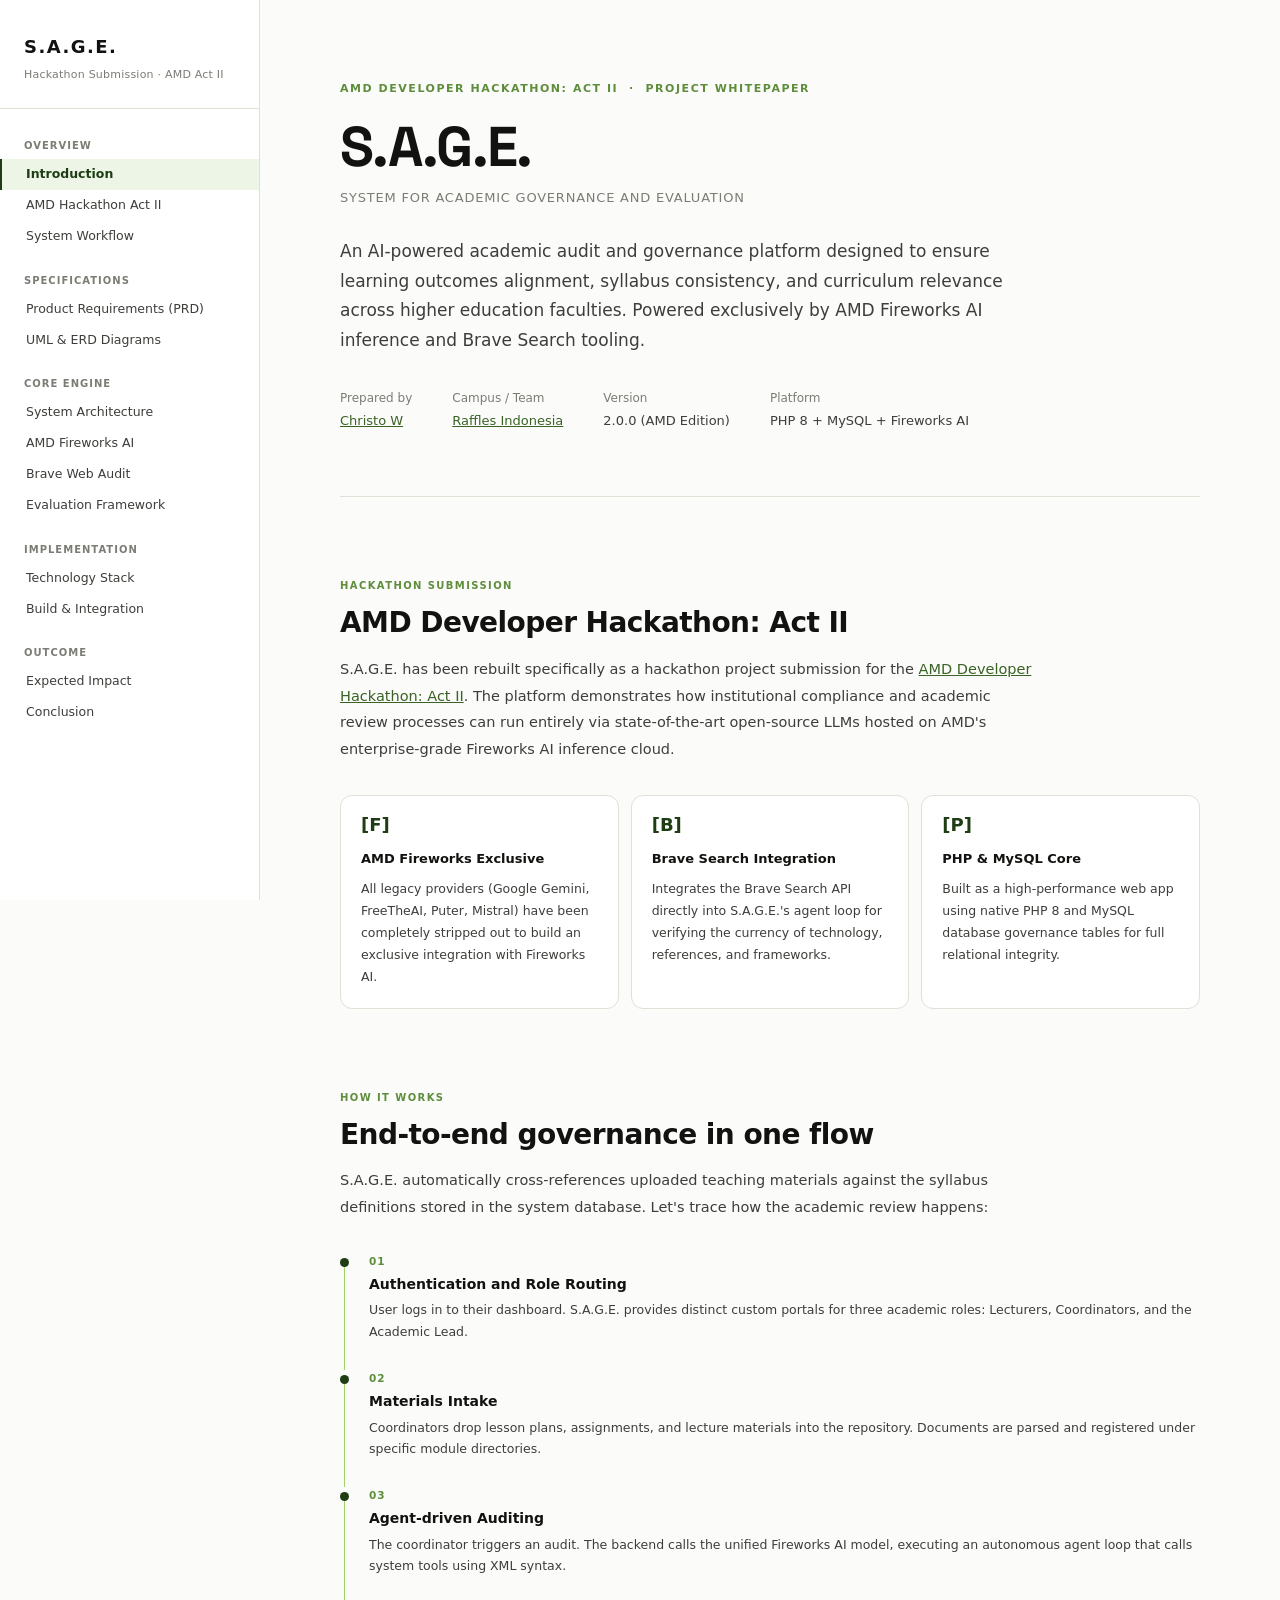
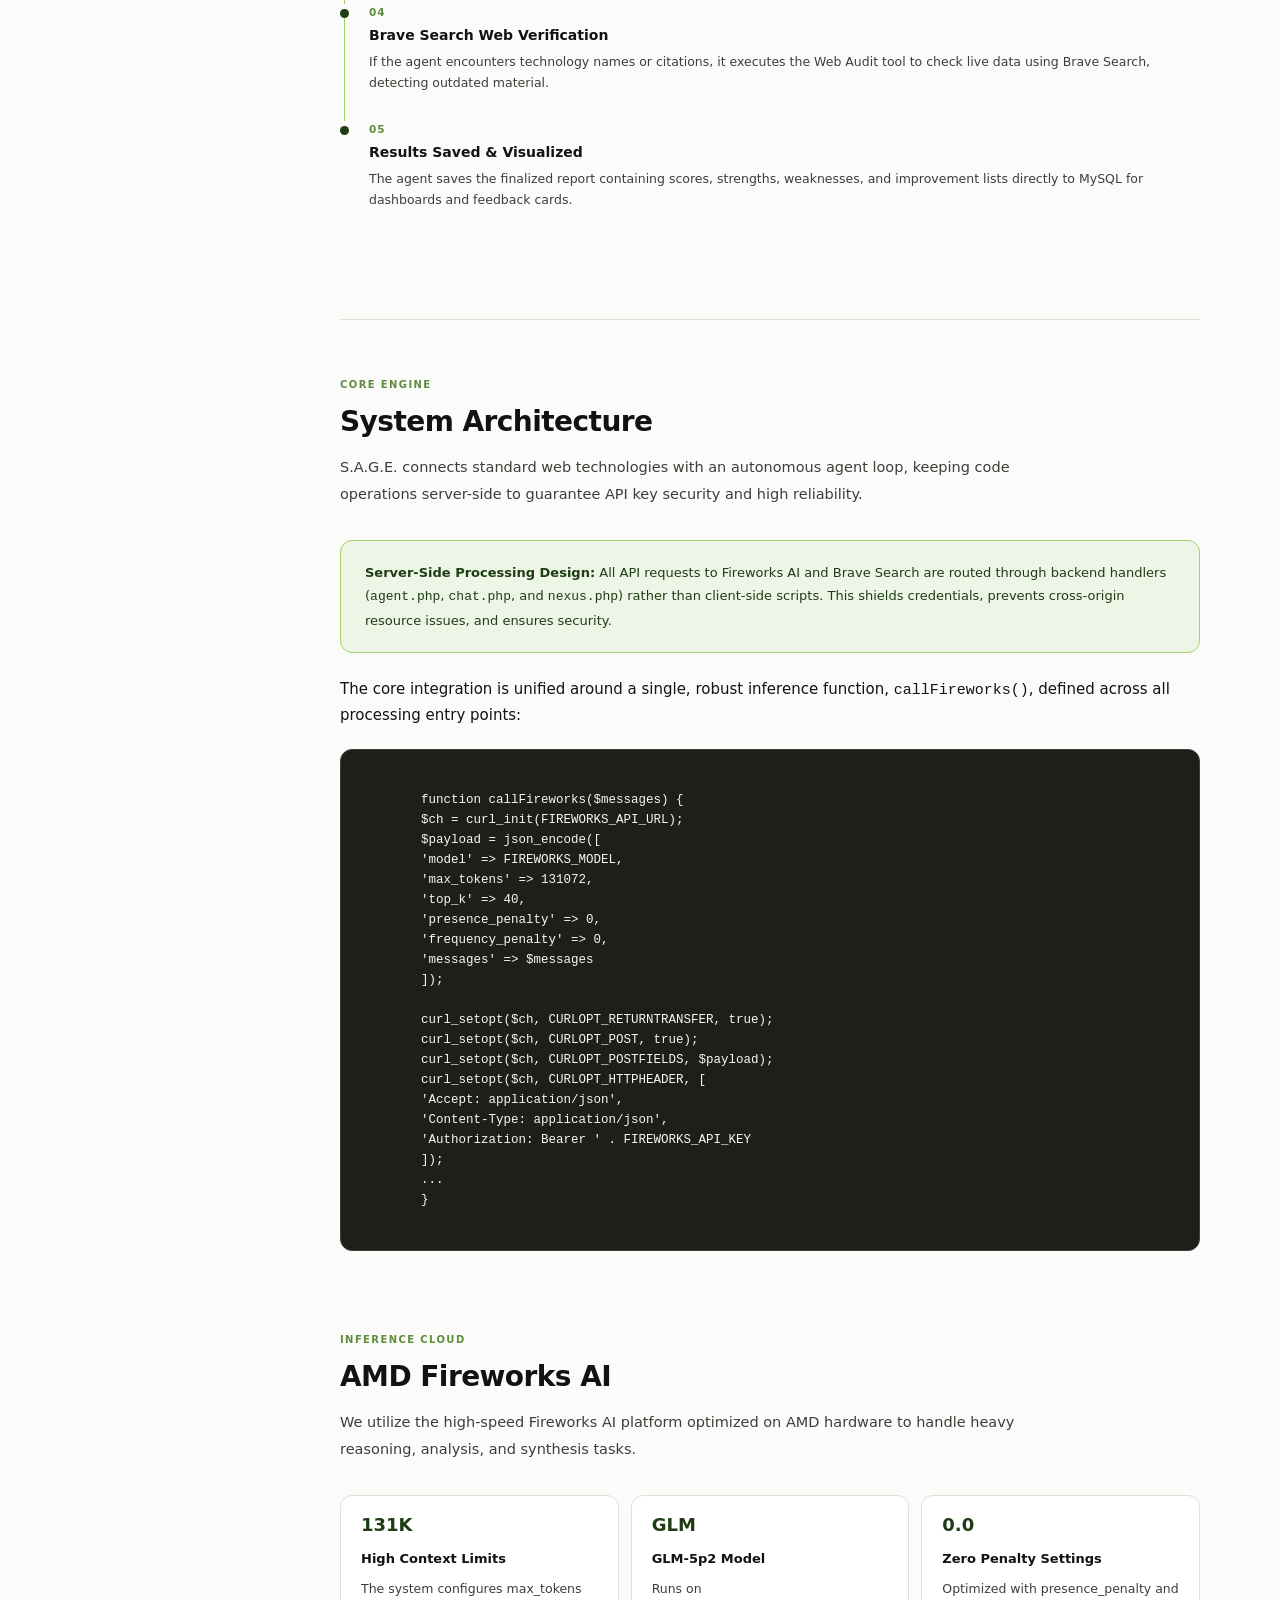
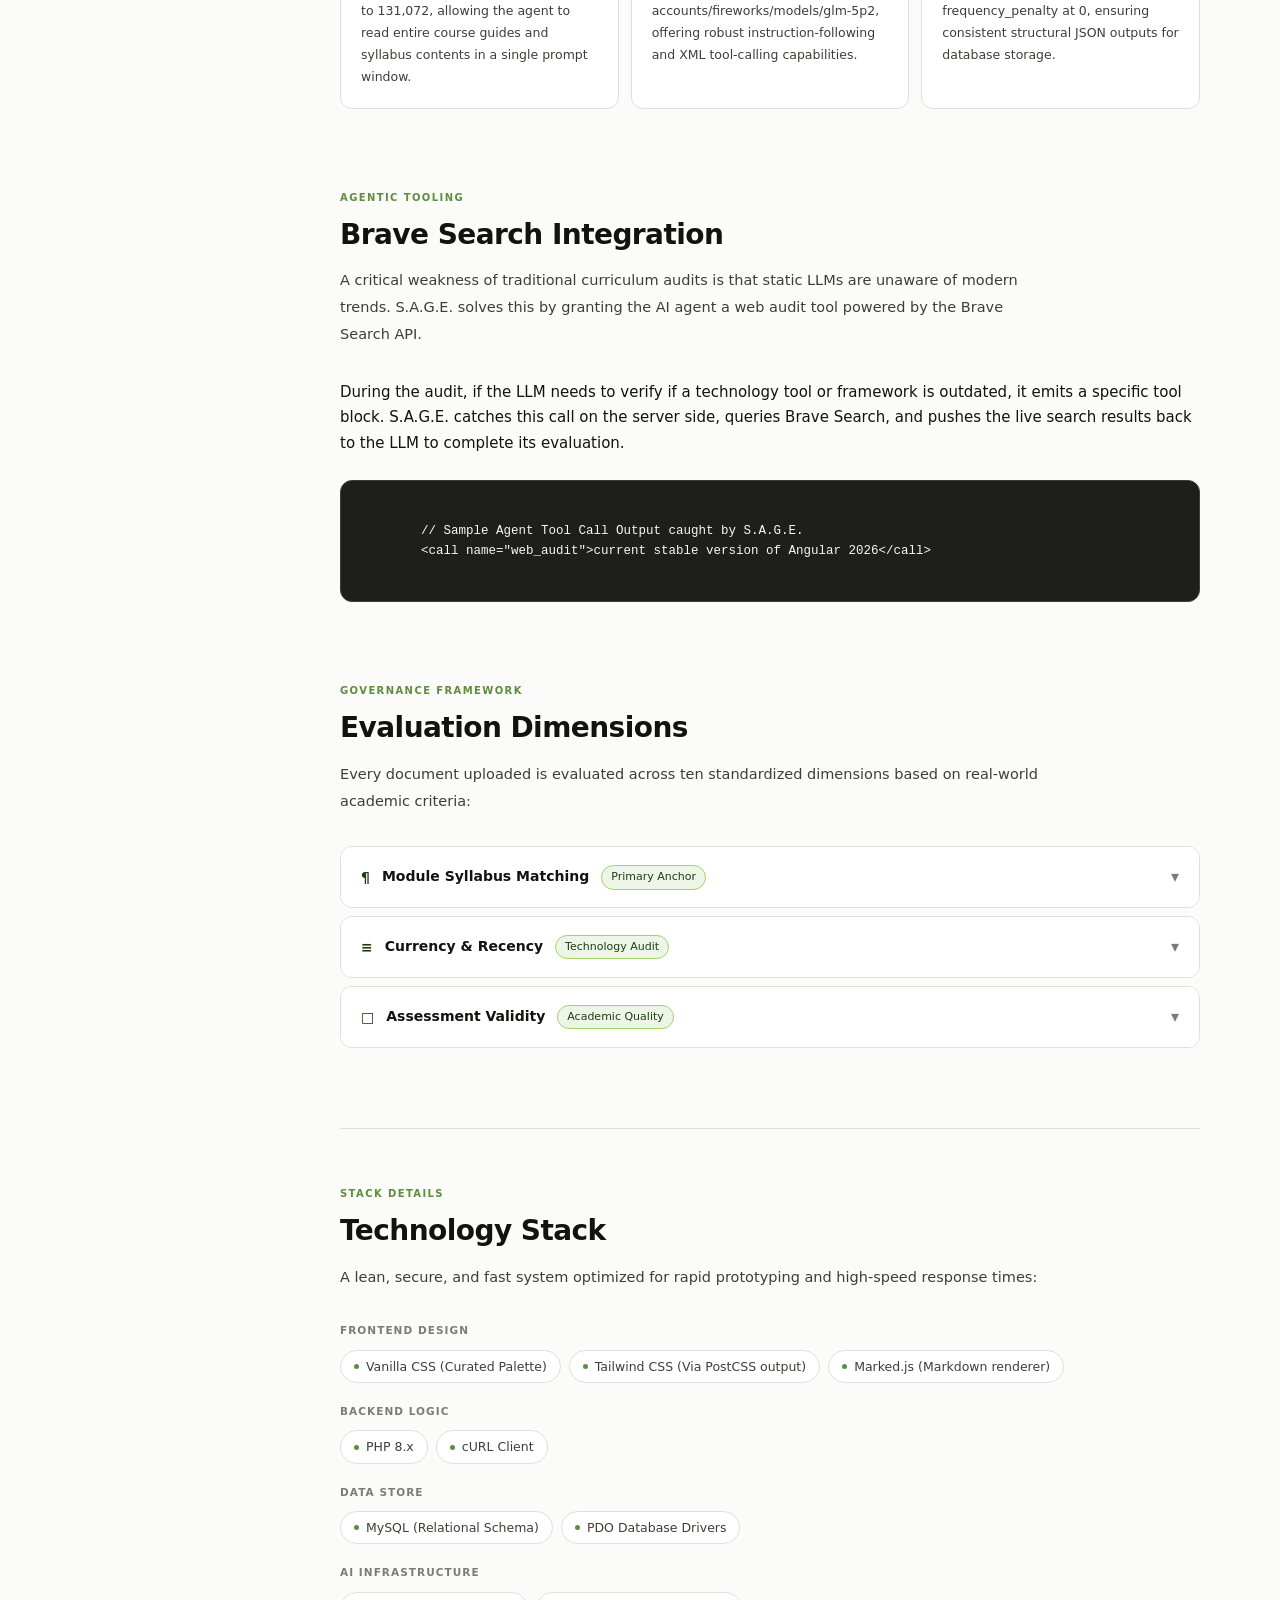
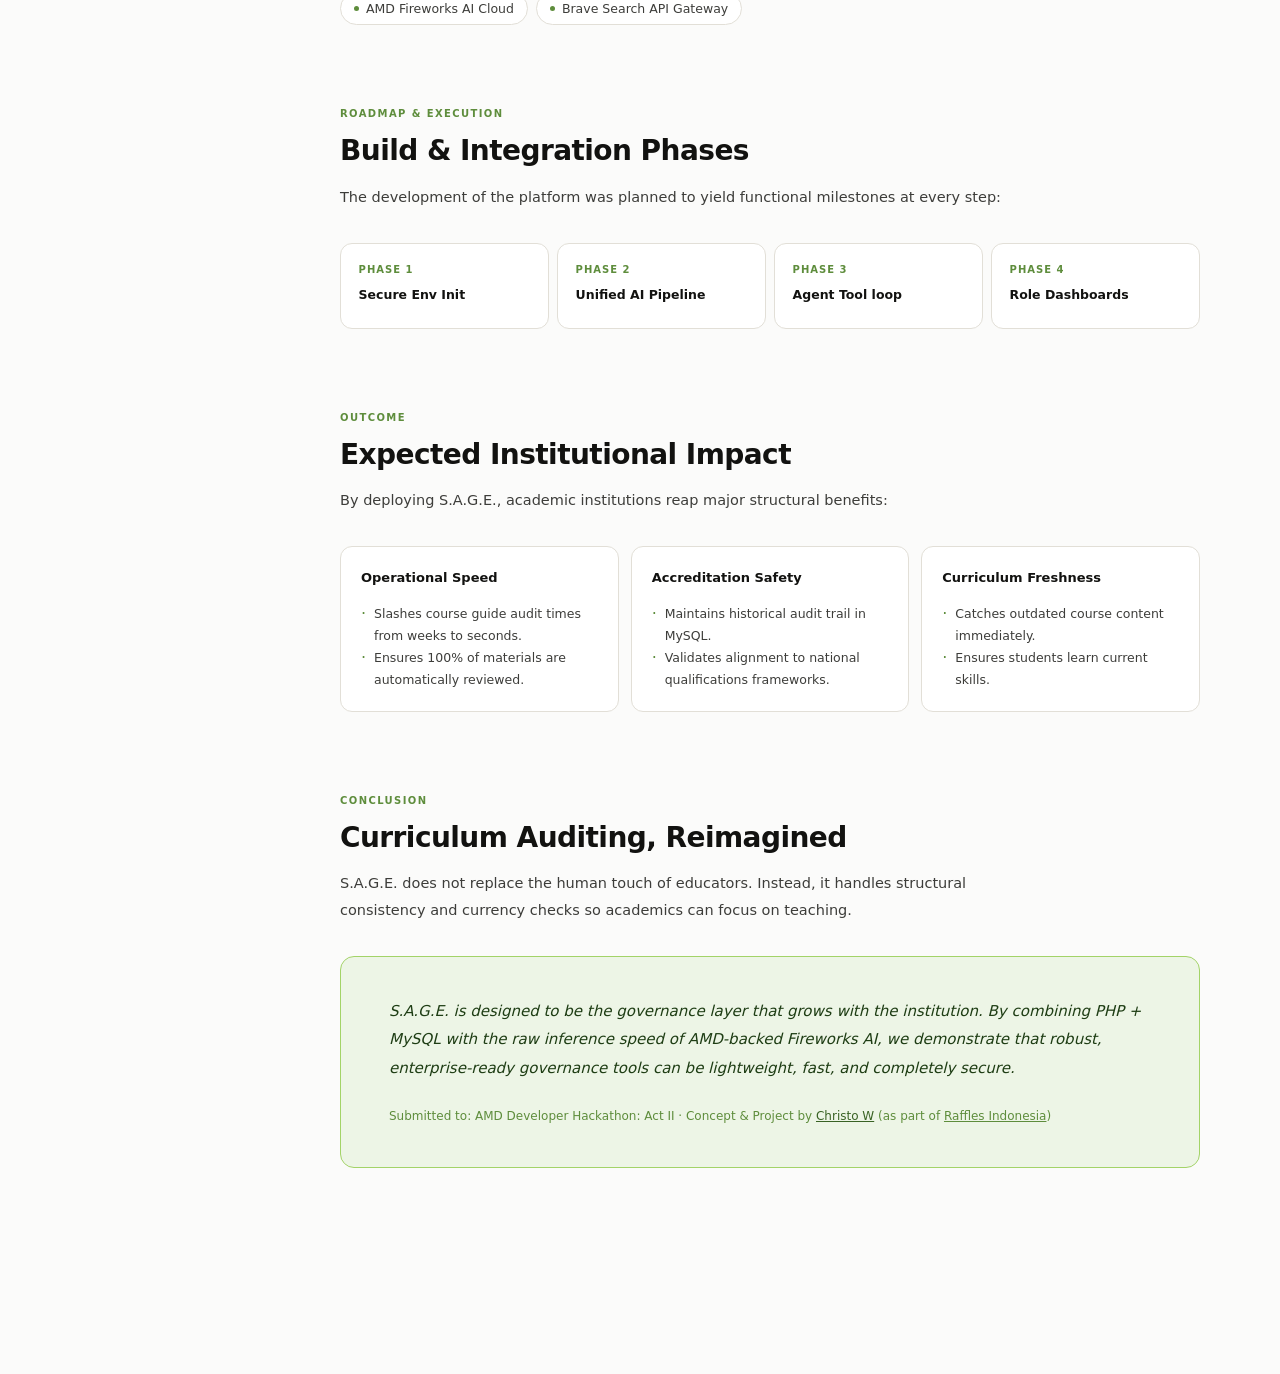
<file: whitepaper/index.html>
<!DOCTYPE html>
<html lang="en">

<head>
  <meta charset="UTF-8" />
  <meta name="viewport" content="width=device-width,initial-scale=1" />
  <title>S.A.G.E. — Academic Governance and Evaluation (AMD Fireworks AI Edition)</title>
  <link rel="preconnect" href="https://fonts.googleapis.com">
  <link rel="preconnect" href="https://fonts.gstatic.com" crossorigin>
  <link href="https://fonts.googleapis.com/css2?family=Space+Grotesk:wght@300..700&display=swap" rel="stylesheet">
  <style>
    * {
      box-sizing: border-box;
      margin: 0;
      padding: 0
    }

    :root {
      --sage: #1e3d14;
      --sage-mid: #396224;
      --sage-light: #edf5e6;
      --sage-border: #a3d368;
      --sage-muted: #5e8d3c;
      --bg: #fbfbfa;
      --surface: #ffffff;
      --border: #e2dfd7;
      --text: #121210;
      --text-2: #3d3d3a;
      --text-3: #7c7c75;
      --nav-w: 260px;
    }

    a {
      font: inherit;
      color: var(--sage-mid);
      text-decoration: underline;
    }

    a:hover {
      color: var(--sage);
    }

    html {
      scroll-behavior: smooth
    }

    body {
      font-family: -apple-system, 'Inter', system-ui, sans-serif;
      background: var(--bg);
      color: var(--text);
      font-size: 15px;
      line-height: 1.7
    }

    .nav {
      position: fixed;
      top: 0;
      left: 0;
      width: var(--nav-w);
      height: 100vh;
      background: var(--surface);
      border-right: 1px solid var(--border);
      overflow-y: auto;
      z-index: 100;
      padding: 2rem 0 3rem
    }

    .nav-brand {
      padding: 0 1.5rem 1.5rem;
      border-bottom: 1px solid var(--border);
      margin-bottom: 1rem
    }

    .nav-wordmark {
      font-size: 18px;
      font-weight: 700;
      letter-spacing: .08em;
      color: var(--text)
    }

    .nav-sub {
      font-size: 11px;
      color: var(--text-3);
      margin-top: 3px;
      letter-spacing: .02em
    }

    .nav-group {
      margin-top: .5rem
    }

    .nav-group-label {
      font-size: 10px;
      font-weight: 600;
      letter-spacing: .1em;
      text-transform: uppercase;
      color: var(--text-3);
      padding: .75rem 1.5rem .3rem
    }

    .nav a {
      display: block;
      padding: .38rem 1.5rem;
      font-size: 12.5px;
      color: var(--text-2);
      text-decoration: none;
      border-left: 2px solid transparent;
      transition: all .15s;
      line-height: 1.5
    }

    .nav a:hover {
      color: var(--text);
      background: #F5F4F0
    }

    .nav a.active {
      color: var(--sage);
      border-left-color: var(--sage);
      font-weight: 600;
      background: var(--sage-light)
    }

    .main {
      margin-left: var(--nav-w);
      padding: 0 5rem 8rem 5rem;
      max-width: calc(var(--nav-w) + 850px)
    }

    .hero {
      padding: 5rem 0 4rem;
      border-bottom: 1px solid var(--border);
      margin-bottom: 5rem
    }

    .hero-eyebrow {
      font-size: 11px;
      font-weight: 700;
      letter-spacing: .14em;
      text-transform: uppercase;
      color: var(--sage-muted);
      margin-bottom: 1.25rem
    }

    .hero-title {
      font-size: 56px;
      font-weight: 700;
      line-height: 1;
      letter-spacing: -.03em;
      color: var(--text);
      margin-bottom: .75rem
    }

    .hero-full {
      font-size: 13px;
      color: var(--text-3);
      letter-spacing: .06em;
      text-transform: uppercase;
      margin-bottom: 1.75rem
    }

    .hero-desc {
      font-size: 17px;
      color: var(--text-2);
      line-height: 1.75;
      max-width: 680px;
      margin-bottom: 2rem
    }

    .hero-meta {
      display: flex;
      gap: 2.5rem;
      flex-wrap: wrap
    }

    .hero-meta-item {
      font-size: 12px;
      color: var(--text-3)
    }

    .hero-meta-item strong {
      display: block;
      font-size: 13px;
      color: var(--text-2);
      font-weight: 500;
      margin-top: 2px
    }

    .section {
      margin-bottom: 5rem;
      scroll-margin-top: 2.5rem
    }

    .s-label {
      font-size: 10px;
      font-weight: 600;
      letter-spacing: .14em;
      text-transform: uppercase;
      color: var(--sage-muted);
      margin-bottom: .75rem
    }

    .s-title {
      font-size: 28px;
      font-weight: 600;
      letter-spacing: -.02em;
      color: var(--text);
      margin-bottom: 1rem;
      line-height: 1.2
    }

    .s-intro {
      font-size: 14.5px;
      color: var(--text-2);
      line-height: 1.85;
      margin-bottom: 2rem;
      max-width: 700px
    }

    .cards-3 {
      display: grid;
      grid-template-columns: repeat(3, 1fr);
      gap: 12px
    }

    .card {
      background: var(--surface);
      border: 1px solid var(--border);
      border-radius: 12px;
      padding: 1.25rem
    }

    .card-icon {
      font-size: 18px;
      margin-bottom: .875rem;
      color: var(--sage);
      font-weight: 600;
      line-height: 1
    }

    .card-title {
      font-size: 13px;
      font-weight: 600;
      color: var(--text);
      margin-bottom: .5rem
    }

    .card p {
      font-size: 12.5px;
      color: var(--text-2);
      line-height: 1.75
    }

    .wf {
      display: flex;
      flex-direction: column
    }

    .wf-step {
      display: flex;
      gap: 1.25rem
    }

    .wf-line {
      display: flex;
      flex-direction: column;
      align-items: center;
      padding-top: 5px
    }

    .wf-dot {
      width: 9px;
      height: 9px;
      border-radius: 50%;
      background: var(--sage);
      flex-shrink: 0
    }

    .wf-conn {
      width: 1.5px;
      background: var(--sage-border);
      flex: 1;
      min-height: 30px
    }

    .wf-step:last-child .wf-conn {
      display: none
    }

    .wf-body {
      padding-bottom: 1.75rem
    }

    .wf-n {
      font-size: 10.5px;
      font-weight: 600;
      color: var(--sage-muted);
      letter-spacing: .08em;
      margin-bottom: 2px
    }

    .wf-name {
      font-size: 14px;
      font-weight: 600;
      color: var(--text);
      margin-bottom: 3px
    }

    .wf-desc {
      font-size: 12.5px;
      color: var(--text-2);
      line-height: 1.7
    }

    .acc-item {
      border: 1px solid var(--border);
      border-radius: 12px;
      margin-bottom: 8px;
      overflow: hidden
    }

    .acc-header {
      display: flex;
      align-items: center;
      justify-content: space-between;
      padding: 1.1rem 1.25rem;
      cursor: pointer;
      background: var(--surface);
      transition: background .15s;
      user-select: none
    }

    .acc-header:hover {
      background: #F8F7F3
    }

    .acc-left {
      display: flex;
      align-items: center;
      gap: 12px
    }

    .acc-icon {
      font-size: 14px;
      color: var(--sage);
      font-weight: 600;
      line-height: 1
    }

    .acc-title {
      font-size: 14px;
      font-weight: 600;
      color: var(--text)
    }

    .acc-badge {
      font-size: 11px;
      color: var(--sage);
      background: var(--sage-light);
      padding: 2px 9px;
      border-radius: 20px;
      font-weight: 500;
      border: 1px solid var(--sage-border)
    }

    .acc-arr {
      font-size: 16px;
      color: var(--text-3);
      transition: transform .2s;
      line-height: 1
    }

    .acc-arr.open {
      transform: rotate(180deg)
    }

    .acc-body {
      display: none;
      padding: 0 1.25rem 1.25rem;
      background: var(--surface)
    }

    .acc-body.open {
      display: block
    }

    .acc-body p {
      font-size: 13px;
      color: var(--text-2);
      line-height: 1.8;
      margin-bottom: .75rem
    }

    .acc-tags {
      display: flex;
      flex-wrap: wrap;
      gap: 6px;
      margin-top: .75rem
    }

    .acc-tag {
      font-size: 11.5px;
      color: var(--text-2);
      background: #F2F1EC;
      border: 1px solid var(--border);
      padding: 3px 10px;
      border-radius: 20px
    }

    .eval-grid {
      display: grid;
      grid-template-columns: repeat(2, 1fr);
      gap: 10px
    }

    .eval-card {
      background: var(--surface);
      border: 1px solid var(--border);
      border-radius: 12px;
      padding: 1.1rem 1.25rem;
      cursor: pointer;
      transition: border-color .15s
    }

    .eval-card:hover,
    .eval-card.open {
      border-color: var(--sage-border)
    }

    .eval-hd {
      display: flex;
      align-items: center;
      justify-content: space-between
    }

    .eval-title {
      font-size: 13.5px;
      font-weight: 600;
      color: var(--text)
    }

    .eval-num {
      font-size: 11px;
      color: var(--text-3);
      background: #F2F1EC;
      padding: 2px 7px;
      border-radius: 8px
    }

    .eval-body {
      display: none;
      margin-top: .85rem;
      padding-top: .85rem;
      border-top: 1px solid var(--border)
    }

    .eval-body.open {
      display: block
    }

    .eval-body p {
      font-size: 12.5px;
      color: var(--text-2);
      line-height: 1.75
    }

    .eval-sub {
      display: flex;
      flex-wrap: wrap;
      gap: 5px;
      margin-top: .6rem
    }

    .eval-sub span {
      font-size: 11px;
      color: var(--text-2);
      background: var(--sage-light);
      padding: 2px 9px;
      border-radius: 20px;
      border: 1px solid var(--sage-border)
    }

    .score-box {
      background: var(--surface);
      border: 1px solid var(--border);
      border-radius: 14px;
      padding: 1.75rem;
      margin: 1.5rem 0
    }

    .score-hd {
      display: flex;
      align-items: baseline;
      gap: .75rem;
      margin-bottom: 1.5rem
    }

    .score-n {
      font-size: 42px;
      font-weight: 700;
      color: var(--sage);
      line-height: 1;
      letter-spacing: -.02em
    }

    .score-lbl {
      font-size: 13px;
      color: var(--text-2)
    }

    .score-bars {
      display: flex;
      flex-direction: column;
      gap: 11px
    }

    .sb-row {
      display: flex;
      align-items: center;
      gap: 12px
    }

    .sb-lbl {
      font-size: 12px;
      color: var(--text-2);
      width: 175px;
      flex-shrink: 0
    }

    .sb-track {
      flex: 1;
      height: 4px;
      background: #EEEce6;
      border-radius: 2px;
      overflow: hidden
    }

    .sb-fill {
      height: 100%;
      background: var(--sage);
      border-radius: 2px
    }

    .sb-val {
      font-size: 11.5px;
      color: var(--text-3);
      width: 36px;
      text-align: right;
      font-variant-numeric: tabular-nums
    }

    .score-notes {
      display: grid;
      grid-template-columns: 1fr 1fr;
      gap: 12px;
      margin-top: 1.5rem
    }

    .sn-card {
      padding: 1rem 1.25rem;
      border-radius: 10px;
      border: 1px solid
    }

    .sn-card.good {
      background: #F0F8E8;
      border-color: #C0DD97
    }

    .sn-card.warn {
      background: #FEF8EC;
      border-color: #FAC775
    }

    .sn-title {
      font-size: 11px;
      font-weight: 600;
      letter-spacing: .08em;
      text-transform: uppercase;
      margin-bottom: .6rem
    }

    .sn-card.good .sn-title {
      color: var(--sage)
    }

    .sn-card.warn .sn-title {
      color: #854F0B
    }

    .sn-list {
      list-style: none
    }

    .sn-list li {
      font-size: 12px;
      line-height: 1.75;
      padding-left: 14px;
      position: relative
    }

    .sn-card.good .sn-list li {
      color: #3B6D11
    }

    .sn-card.warn .sn-list li {
      color: #633806
    }

    .sn-list li::before {
      content: "›";
      position: absolute;
      left: 0;
      font-size: 13px;
      top: 0;
      line-height: 1.75
    }

    .stack-section {
      margin-bottom: 1.25rem
    }

    .stack-cat {
      font-size: 10.5px;
      font-weight: 600;
      letter-spacing: .1em;
      text-transform: uppercase;
      color: var(--text-3);
      margin-bottom: .6rem
    }

    .stack-pills {
      display: flex;
      flex-wrap: wrap;
      gap: 8px
    }

    .stack-pill {
      display: flex;
      align-items: center;
      gap: 7px;
      font-size: 12.5px;
      color: var(--text-2);
      background: var(--surface);
      border: 1px solid var(--border);
      border-radius: 20px;
      padding: 5px 13px
    }

    .stack-dot {
      width: 5px;
      height: 5px;
      border-radius: 50%;
      background: var(--sage-muted);
      flex-shrink: 0
    }

    .db-box {
      background: var(--sage-light);
      border: 1px solid var(--sage-border);
      border-radius: 12px;
      padding: 1.25rem 1.5rem;
      margin: 1.5rem 0
    }

    .db-box p {
      font-size: 13px;
      color: var(--sage);
      line-height: 1.8
    }

    .db-box strong {
      font-weight: 700
    }

    .phase-grid {
      display: grid;
      grid-template-columns: repeat(4, 1fr);
      gap: 8px;
      margin-top: 1.5rem
    }

    .phase-card {
      background: var(--surface);
      border: 1px solid var(--border);
      border-radius: 12px;
      padding: 1.1rem;
      cursor: pointer;
      transition: border-color .15s
    }

    .phase-card:hover {
      border-color: var(--sage-border)
    }

    .phase-card.open {
      border-color: var(--sage-border);
      background: var(--sage-light)
    }

    .phase-n {
      font-size: 10px;
      font-weight: 600;
      color: var(--sage-muted);
      letter-spacing: .1em;
      text-transform: uppercase;
      margin-bottom: .5rem
    }

    .phase-title {
      font-size: 12.5px;
      font-weight: 600;
      color: var(--text);
      line-height: 1.4;
      margin-bottom: .4rem
    }

    .phase-desc {
      font-size: 11px;
      color: var(--text-2);
      line-height: 1.6;
      display: none
    }

    .phase-card.open .phase-desc {
      display: block
    }

    .impact-grid {
      display: grid;
      grid-template-columns: repeat(3, 1fr);
      gap: 12px
    }

    .impact-card {
      background: var(--surface);
      border: 1px solid var(--border);
      border-radius: 12px;
      padding: 1.25rem
    }

    .impact-title {
      font-size: 13px;
      font-weight: 600;
      color: var(--text);
      margin-bottom: .875rem
    }

    .impact-list {
      list-style: none
    }

    .impact-list li {
      font-size: 12.5px;
      color: var(--text-2);
      line-height: 1.75;
      padding-left: 13px;
      position: relative
    }

    .impact-list li::before {
      content: "·";
      position: absolute;
      left: 0;
      color: var(--sage-muted);
      font-size: 16px;
      line-height: 1.4
    }

    .code-block {
      background: #1e1e1a;
      color: #f8f8f2;
      font-family: 'Space Mono', monospace;
      padding: 1.25rem;
      border-radius: 12px;
      font-size: 12.5px;
      line-height: 1.6;
      overflow-x: auto;
      margin: 1.25rem 0;
      border: 1px solid #3e3e3b;
      white-space: pre-wrap
    }

    .closing {
      background: var(--sage-light);
      border: 1px solid var(--sage-border);
      border-radius: 14px;
      padding: 2.5rem 3rem;
      margin-top: 1.5rem
    }

    .closing p {
      font-size: 15px;
      color: var(--sage);
      line-height: 1.9;
      font-style: italic
    }

    .closing-meta {
      margin-top: 1.5rem;
      font-size: 12px;
      color: var(--sage-muted)
    }

    .divider {
      height: 1px;
      background: var(--border);
      margin: 3.5rem 0
    }

    @media(max-width:900px) {
      .nav {
        transform: translateX(-100%);
        transition: transform .25s ease
      }

      .nav.open {
        transform: translateX(0)
      }

      .overlay {
        display: none;
        position: fixed;
        inset: 0;
        background: rgba(0, 0, 0, .35);
        z-index: 99
      }

      .overlay.open {
        display: block
      }

      .hamburger {
        display: flex;
        position: fixed;
        top: 1rem;
        left: 1rem;
        z-index: 200;
        background: var(--surface);
        border: 1px solid var(--border);
        border-radius: 8px;
        padding: 8px 10px;
        cursor: pointer;
        gap: 5px;
        flex-direction: column;
        justify-content: center
      }

      .hamburger span {
        display: block;
        width: 18px;
        height: 1.5px;
        background: var(--text);
        border-radius: 2px
      }

      .main {
        margin-left: 0;
        padding: 2rem 1.5rem 6rem
      }

      .cards-3,
      .impact-grid {
        grid-template-columns: 1fr
      }

      .phase-grid {
        grid-template-columns: repeat(2, 1fr)
      }

      .eval-grid {
        grid-template-columns: 1fr
      }

      .hero-title {
        font-size: 38px
      }

      .score-notes {
        grid-template-columns: 1fr
      }

      .hero {
        padding-top: 4rem
      }
    }

    @media(min-width:901px) {
      .hamburger {
        display: none
      }

      .overlay {
        display: none !important
      }
    }
  </style>
</head>

<body>

  <div class="hamburger" id="burger" onclick="toggleNav()"><span></span><span></span><span></span></div>
  <div class="overlay" id="overlay" onclick="toggleNav()"></div>

  <nav class="nav" id="sidenav">
    <div class="nav-brand">
      <div class="nav-wordmark">S.A.G.E.</div>
      <div class="nav-sub">Hackathon Submission &middot; AMD Act II</div>
    </div>
    <div class="nav-group">
      <div class="nav-group-label">Overview</div>
      <a href="#intro" class="nav-link">Introduction</a>
      <a href="#hackathon" class="nav-link">AMD Hackathon Act II</a>
      <a href="#workflow" class="nav-link">System Workflow</a>
    </div>
    <div class="nav-group">
      <div class="nav-group-label">Specifications</div>
      <a href="prd.html" class="nav-external" target="_blank">Product Requirements (PRD)</a>
      <a href="uml.html" class="nav-external" target="_blank">UML &amp; ERD Diagrams</a>
    </div>
    <div class="nav-group">
      <div class="nav-group-label">Core Engine</div>
      <a href="#architecture" class="nav-link">System Architecture</a>
      <a href="#fireworks" class="nav-link">AMD Fireworks AI</a>
      <a href="#brave" class="nav-link">Brave Web Audit</a>
      <a href="#governance" class="nav-link">Evaluation Framework</a>
    </div>
    <div class="nav-group">
      <div class="nav-group-label">Implementation</div>
      <a href="#stack" class="nav-link">Technology Stack</a>
      <a href="#phases" class="nav-link">Build & Integration</a>
    </div>
    <div class="nav-group">
      <div class="nav-group-label">Outcome</div>
      <a href="#impact" class="nav-link">Expected Impact</a>
      <a href="#conclusion" class="nav-link">Conclusion</a>
    </div>
  </nav>

  <main class="main">

    <div class="hero" id="intro">
      <div class="hero-eyebrow">AMD Developer Hackathon: Act II &nbsp;&middot;&nbsp; Project Whitepaper</div>
      <div class="hero-title" style="font-family: 'Space Grotesk', sans-serif; font-weight: 700;">S.A.G.E.</div>
      <div class="hero-full">System for Academic Governance and Evaluation</div>
      <div class="hero-desc">An AI-powered academic audit and governance platform designed to ensure learning outcomes
        alignment, syllabus consistency, and curriculum relevance across higher education faculties. Powered exclusively
        by AMD Fireworks AI inference and Brave Search tooling.</div>
      <div class="hero-meta">
        <div class="hero-meta-item">Prepared by<strong><a href="https://www.linkedin.com/in/christo-wahyudi/">Christo
              W</a></strong></div>
        <div class="hero-meta-item">Campus / Team<strong><a href="https://raffles-indonesia.com" target="_blank">Raffles
              Indonesia</a></strong></div>
        <div class="hero-meta-item">Version<strong>2.0.0 (AMD Edition)</strong></div>
        <div class="hero-meta-item">Platform<strong>PHP 8 + MySQL + Fireworks AI</strong></div>
      </div>
    </div>

    <div class="section" id="hackathon">
      <div class="s-label">Hackathon Submission</div>
      <div class="s-title">AMD Developer Hackathon: Act II</div>
      <div class="s-intro">S.A.G.E. has been rebuilt specifically as a hackathon project submission for the <a
          href="https://lablab.ai/ai-hackathons/amd-developer-hackathon-act-ii" target="_blank">AMD Developer Hackathon:
          Act II</a>. The platform demonstrates how institutional compliance and academic review processes can run
        entirely via state-of-the-art open-source LLMs hosted on AMD's enterprise-grade Fireworks AI inference cloud.
      </div>
      <div class="cards-3">
        <div class="card">
          <div class="card-icon">[F]</div>
          <div class="card-title">AMD Fireworks Exclusive</div>
          <p>All legacy providers (Google Gemini, FreeTheAI, Puter, Mistral) have been completely stripped out to build
            an exclusive integration with Fireworks AI.</p>
        </div>
        <div class="card">
          <div class="card-icon">[B]</div>
          <div class="card-title">Brave Search Integration</div>
          <p>Integrates the Brave Search API directly into S.A.G.E.'s agent loop for verifying the currency of
            technology, references, and frameworks.</p>
        </div>
        <div class="card">
          <div class="card-icon">[P]</div>
          <div class="card-title">PHP &amp; MySQL Core</div>
          <p>Built as a high-performance web app using native PHP 8 and MySQL database governance tables for full
            relational integrity.</p>
        </div>
      </div>
    </div>

    <div class="section" id="workflow">
      <div class="s-label">How it works</div>
      <div class="s-title">End-to-end governance in one flow</div>
      <div class="s-intro">S.A.G.E. automatically cross-references uploaded teaching materials against the syllabus
        definitions stored in the system database. Let's trace how the academic review happens:</div>
      <div class="wf">
        <div class="wf-step">
          <div class="wf-line">
            <div class="wf-dot"></div>
            <div class="wf-conn"></div>
          </div>
          <div class="wf-body">
            <div class="wf-n">01</div>
            <div class="wf-name">Authentication and Role Routing</div>
            <div class="wf-desc">User logs in to their dashboard. S.A.G.E. provides distinct custom portals for three
              academic roles: Lecturers, Coordinators, and the Academic Lead.</div>
          </div>
        </div>
        <div class="wf-step">
          <div class="wf-line">
            <div class="wf-dot"></div>
            <div class="wf-conn"></div>
          </div>
          <div class="wf-body">
            <div class="wf-n">02</div>
            <div class="wf-name">Materials Intake</div>
            <div class="wf-desc">Coordinators drop lesson plans, assignments, and lecture materials into the repository.
              Documents are parsed and registered under specific module directories.</div>
          </div>
        </div>
        <div class="wf-step">
          <div class="wf-line">
            <div class="wf-dot"></div>
            <div class="wf-conn"></div>
          </div>
          <div class="wf-body">
            <div class="wf-n">03</div>
            <div class="wf-name">Agent-driven Auditing</div>
            <div class="wf-desc">The coordinator triggers an audit. The backend calls the unified Fireworks AI model,
              executing an autonomous agent loop that calls system tools using XML syntax.</div>
          </div>
        </div>
        <div class="wf-step">
          <div class="wf-line">
            <div class="wf-dot"></div>
            <div class="wf-conn"></div>
          </div>
          <div class="wf-body">
            <div class="wf-n">04</div>
            <div class="wf-name">Brave Search Web Verification</div>
            <div class="wf-desc">If the agent encounters technology names or citations, it executes the Web Audit tool
              to check live data using Brave Search, detecting outdated material.</div>
          </div>
        </div>
        <div class="wf-step">
          <div class="wf-line">
            <div class="wf-dot"></div>
            <div class="wf-conn"></div>
          </div>
          <div class="wf-body">
            <div class="wf-n">05</div>
            <div class="wf-name">Results Saved &amp; Visualized</div>
            <div class="wf-desc">The agent saves the finalized report containing scores, strengths, weaknesses, and
              improvement lists directly to MySQL for dashboards and feedback cards.</div>
          </div>
        </div>
      </div>
    </div>

    <div class="divider"></div>

    <div class="section" id="architecture">
      <div class="s-label">Core Engine</div>
      <div class="s-title">System Architecture</div>
      <div class="s-intro">S.A.G.E. connects standard web technologies with an autonomous agent loop, keeping code
        operations server-side to guarantee API key security and high reliability.</div>

      <div class="db-box">
        <p><strong>Server-Side Processing Design:</strong> All API requests to Fireworks AI and Brave Search are routed
          through backend handlers (<code>agent.php</code>, <code>chat.php</code>, and <code>nexus.php</code>) rather
          than client-side scripts. This shields credentials, prevents cross-origin resource issues, and ensures
          security.</p>
      </div>

      <p style="margin-bottom:1rem">The core integration is unified around a single, robust inference function,
        <code>callFireworks()</code>, defined across all processing entry points:</p>

      <div class="code-block">
        function callFireworks($messages) {
        $ch = curl_init(FIREWORKS_API_URL);
        $payload = json_encode([
        'model' => FIREWORKS_MODEL,
        'max_tokens' => 131072,
        'top_k' => 40,
        'presence_penalty' => 0,
        'frequency_penalty' => 0,
        'messages' => $messages
        ]);

        curl_setopt($ch, CURLOPT_RETURNTRANSFER, true);
        curl_setopt($ch, CURLOPT_POST, true);
        curl_setopt($ch, CURLOPT_POSTFIELDS, $payload);
        curl_setopt($ch, CURLOPT_HTTPHEADER, [
        'Accept: application/json',
        'Content-Type: application/json',
        'Authorization: Bearer ' . FIREWORKS_API_KEY
        ]);
        ...
        }
      </div>
    </div>

    <div class="section" id="fireworks">
      <div class="s-label">Inference Cloud</div>
      <div class="s-title">AMD Fireworks AI</div>
      <div class="s-intro">We utilize the high-speed Fireworks AI platform optimized on AMD hardware to handle heavy
        reasoning, analysis, and synthesis tasks.</div>
      <div class="cards-3">
        <div class="card">
          <div class="card-icon">131K</div>
          <div class="card-title">High Context Limits</div>
          <p>The system configures max_tokens to 131,072, allowing the agent to read entire course guides and syllabus
            contents in a single prompt window.</p>
        </div>
        <div class="card">
          <div class="card-icon">GLM</div>
          <div class="card-title">GLM-5p2 Model</div>
          <p>Runs on accounts/fireworks/models/glm-5p2, offering robust instruction-following and XML tool-calling
            capabilities.</p>
        </div>
        <div class="card">
          <div class="card-icon">0.0</div>
          <div class="card-title">Zero Penalty Settings</div>
          <p>Optimized with presence_penalty and frequency_penalty at 0, ensuring consistent structural JSON outputs for
            database storage.</p>
        </div>
      </div>
    </div>

    <div class="section" id="brave">
      <div class="s-label">Agentic Tooling</div>
      <div class="s-title">Brave Search Integration</div>
      <div class="s-intro">A critical weakness of traditional curriculum audits is that static LLMs are unaware of
        modern trends. S.A.G.E. solves this by granting the AI agent a web audit tool powered by the Brave Search API.
      </div>
      <p style="margin-bottom:1.5rem">During the audit, if the LLM needs to verify if a technology tool or framework is
        outdated, it emits a specific tool block. S.A.G.E. catches this call on the server side, queries Brave Search,
        and pushes the live search results back to the LLM to complete its evaluation.</p>
      <div class="code-block">
        // Sample Agent Tool Call Output caught by S.A.G.E.
        &lt;call name="web_audit"&gt;current stable version of Angular 2026&lt;/call&gt;
      </div>
    </div>

    <div class="section" id="governance">
      <div class="s-label">Governance Framework</div>
      <div class="s-title">Evaluation Dimensions</div>
      <div class="s-intro">Every document uploaded is evaluated across ten standardized dimensions based on real-world
        academic criteria:</div>

      <div class="acc-item">
        <div class="acc-header" onclick="toggleAcc(this)">
          <div class="acc-left"><span class="acc-icon">&para;</span><span class="acc-title">Module Syllabus
              Matching</span><span class="acc-badge">Primary Anchor</span></div>
          <span class="acc-arr">&#9662;</span>
        </div>
        <div class="acc-body">
          <p>S.A.G.E. queries the baseline outcomes from MySQL (using the <code>get_module_baseline</code> tool) to
            assess if the material supports the declared Learning Outcomes. It ensures teaching content is focused on
            the intended goals.</p>
        </div>
      </div>

      <div class="acc-item">
        <div class="acc-header" onclick="toggleAcc(this)">
          <div class="acc-left"><span class="acc-icon">&equiv;</span><span class="acc-title">Currency &amp;
              Recency</span><span class="acc-badge">Technology Audit</span></div>
          <span class="acc-arr">&#9662;</span>
        </div>
        <div class="acc-body">
          <p>Ensures that textbooks, software libraries, programming languages, and industry standards are fresh. If the
            materials mention older technologies, S.A.G.E. lists them as review items.</p>
        </div>
      </div>

      <div class="acc-item">
        <div class="acc-header" onclick="toggleAcc(this)">
          <div class="acc-left"><span class="acc-icon">&square;</span><span class="acc-title">Assessment
              Validity</span><span class="acc-badge">Academic Quality</span></div>
          <span class="acc-arr">&#9662;</span>
        </div>
        <div class="acc-body">
          <p>Checks if assignment weights, tasks, and exam briefs match the assessment structures outlined in the guide,
            avoiding unauthorized syllabus drift.</p>
        </div>
      </div>
    </div>

    <div class="divider"></div>

    <div class="section" id="stack">
      <div class="s-label">Stack Details</div>
      <div class="s-title">Technology Stack</div>
      <div class="s-intro">A lean, secure, and fast system optimized for rapid prototyping and high-speed response
        times:</div>
      <div class="stack-section">
        <div class="stack-cat">Frontend Design</div>
        <div class="stack-pills">
          <div class="stack-pill">
            <div class="stack-dot"></div>Vanilla CSS (Curated Palette)
          </div>
          <div class="stack-pill">
            <div class="stack-dot"></div>Tailwind CSS (Via PostCSS output)
          </div>
          <div class="stack-pill">
            <div class="stack-dot"></div>Marked.js (Markdown renderer)
          </div>
        </div>
      </div>
      <div class="stack-section">
        <div class="stack-cat">Backend Logic</div>
        <div class="stack-pills">
          <div class="stack-pill">
            <div class="stack-dot"></div>PHP 8.x
          </div>
          <div class="stack-pill">
            <div class="stack-dot"></div>cURL Client
          </div>
        </div>
      </div>
      <div class="stack-section">
        <div class="stack-cat">Data Store</div>
        <div class="stack-pills">
          <div class="stack-pill">
            <div class="stack-dot"></div>MySQL (Relational Schema)
          </div>
          <div class="stack-pill">
            <div class="stack-dot"></div>PDO Database Drivers
          </div>
        </div>
      </div>
      <div class="stack-section">
        <div class="stack-cat">AI Infrastructure</div>
        <div class="stack-pills">
          <div class="stack-pill">
            <div class="stack-dot"></div>AMD Fireworks AI Cloud
          </div>
          <div class="stack-pill">
            <div class="stack-dot"></div>Brave Search API Gateway
          </div>
        </div>
      </div>
    </div>

    <div class="section" id="phases">
      <div class="s-label">Roadmap &amp; Execution</div>
      <div class="s-title">Build &amp; Integration Phases</div>
      <div class="s-intro">The development of the platform was planned to yield functional milestones at every step:
      </div>
      <div class="phase-grid">
        <div class="phase-card" onclick="togglePhase(this)">
          <div class="phase-n">Phase 1</div>
          <div class="phase-title">Secure Env Init</div>
          <div class="phase-desc">Setup database tables, handshake procedures, and credentials loading.</div>
        </div>
        <div class="phase-card" onclick="togglePhase(this)">
          <div class="phase-n">Phase 2</div>
          <div class="phase-title">Unified AI Pipeline</div>
          <div class="phase-desc">Write callFireworks() and strip out secondary model providers.</div>
        </div>
        <div class="phase-card" onclick="togglePhase(this)">
          <div class="phase-n">Phase 3</div>
          <div class="phase-title">Agent Tool loop</div>
          <div class="phase-desc">Implement agent functions for module baselines, saving audits, and searching.</div>
        </div>
        <div class="phase-card" onclick="togglePhase(this)">
          <div class="phase-n">Phase 4</div>
          <div class="phase-title">Role Dashboards</div>
          <div class="phase-desc">Integrate final views for Lecturers, Coordinators, and the Academic Lead.</div>
        </div>
      </div>
    </div>

    <div class="section" id="impact">
      <div class="s-label">Outcome</div>
      <div class="s-title">Expected Institutional Impact</div>
      <div class="s-intro">By deploying S.A.G.E., academic institutions reap major structural benefits:</div>
      <div class="impact-grid">
        <div class="impact-card">
          <div class="impact-title">Operational Speed</div>
          <ul class="impact-list">
            <li>Slashes course guide audit times from weeks to seconds.</li>
            <li>Ensures 100% of materials are automatically reviewed.</li>
          </ul>
        </div>
        <div class="impact-card">
          <div class="impact-title">Accreditation Safety</div>
          <ul class="impact-list">
            <li>Maintains historical audit trail in MySQL.</li>
            <li>Validates alignment to national qualifications frameworks.</li>
          </ul>
        </div>
        <div class="impact-card">
          <div class="impact-title">Curriculum Freshness</div>
          <ul class="impact-list">
            <li>Catches outdated course content immediately.</li>
            <li>Ensures students learn current skills.</li>
          </ul>
        </div>
      </div>
    </div>

    <div class="section" id="conclusion">
      <div class="s-label">Conclusion</div>
      <div class="s-title">Curriculum Auditing, Reimagined</div>
      <div class="s-intro">S.A.G.E. does not replace the human touch of educators. Instead, it handles structural
        consistency and currency checks so academics can focus on teaching.</div>
      <div class="closing">
        <p>S.A.G.E. is designed to be the governance layer that grows with the institution. By combining PHP + MySQL
          with the raw inference speed of AMD-backed Fireworks AI, we demonstrate that robust, enterprise-ready
          governance tools can be lightweight, fast, and completely secure.</p>
        <div class="closing-meta">Submitted to: AMD Developer Hackathon: Act II &middot; Concept & Project by <a
            href="https://www.linkedin.com/in/christo-wahyudi/">Christo W</a> (as part of <a
            href="https://raffles-indonesia.com" style="color: inherit;" target="_blank">Raffles Indonesia</a>)</div>
      </div>
    </div>

  </main>

  <script>
    function toggleAcc(h) { const b = h.nextElementSibling, a = h.querySelector('.acc-arr'), o = b.classList.contains('open'); document.querySelectorAll('.acc-body').forEach(x => x.classList.remove('open')); document.querySelectorAll('.acc-arr').forEach(x => x.classList.remove('open')); if (!o) { b.classList.add('open'); a.classList.add('open'); } }
    function toggleEval(c) { const b = c.querySelector('.eval-body'), o = c.classList.contains('open'); document.querySelectorAll('.eval-card').forEach(x => { x.classList.remove('open'); x.querySelector('.eval-body').classList.remove('open'); }); if (!o) { c.classList.add('open'); b.classList.add('open'); } }
    function togglePhase(c) { const o = c.classList.contains('open'); document.querySelectorAll('.phase-card').forEach(x => x.classList.remove('open')); if (!o) c.classList.add('open'); }
    function toggleNav() { document.getElementById('sidenav').classList.toggle('open'); document.getElementById('overlay').classList.toggle('open'); }
    document.querySelectorAll('.nav-link').forEach(l => l.addEventListener('click', () => { document.getElementById('sidenav').classList.remove('open'); document.getElementById('overlay').classList.remove('open'); }));
    const sections = document.querySelectorAll('.section,.hero');
    const links = document.querySelectorAll('.nav-link');
    const obs = new IntersectionObserver(e => { e.forEach(x => { if (x.isIntersecting) { links.forEach(l => l.classList.remove('active')); const a = document.querySelector(`.nav-link[href="#${x.target.id}"]`); if (a) a.classList.add('active'); } }); }, { rootMargin: '-20% 0px -70% 0px' });
    sections.forEach(s => obs.observe(s));
  </script>
</body>

</html>
</file>
